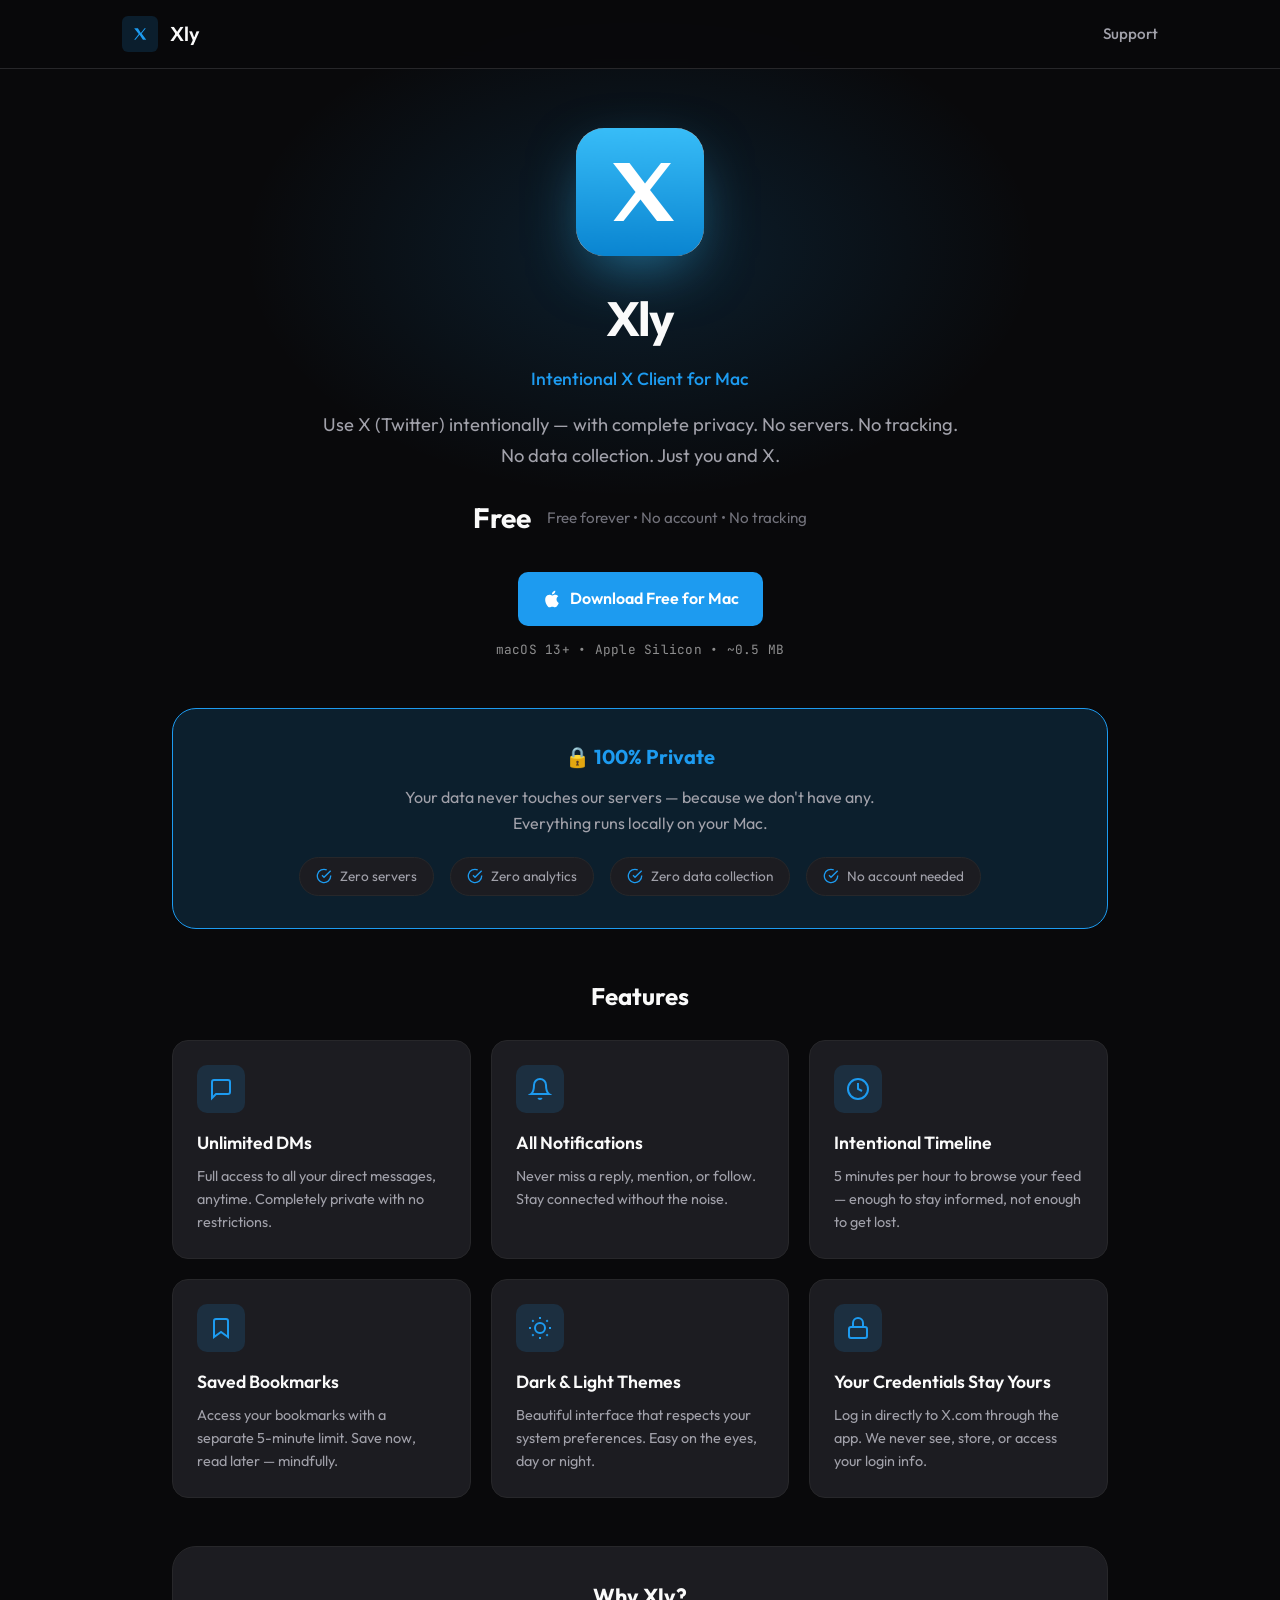
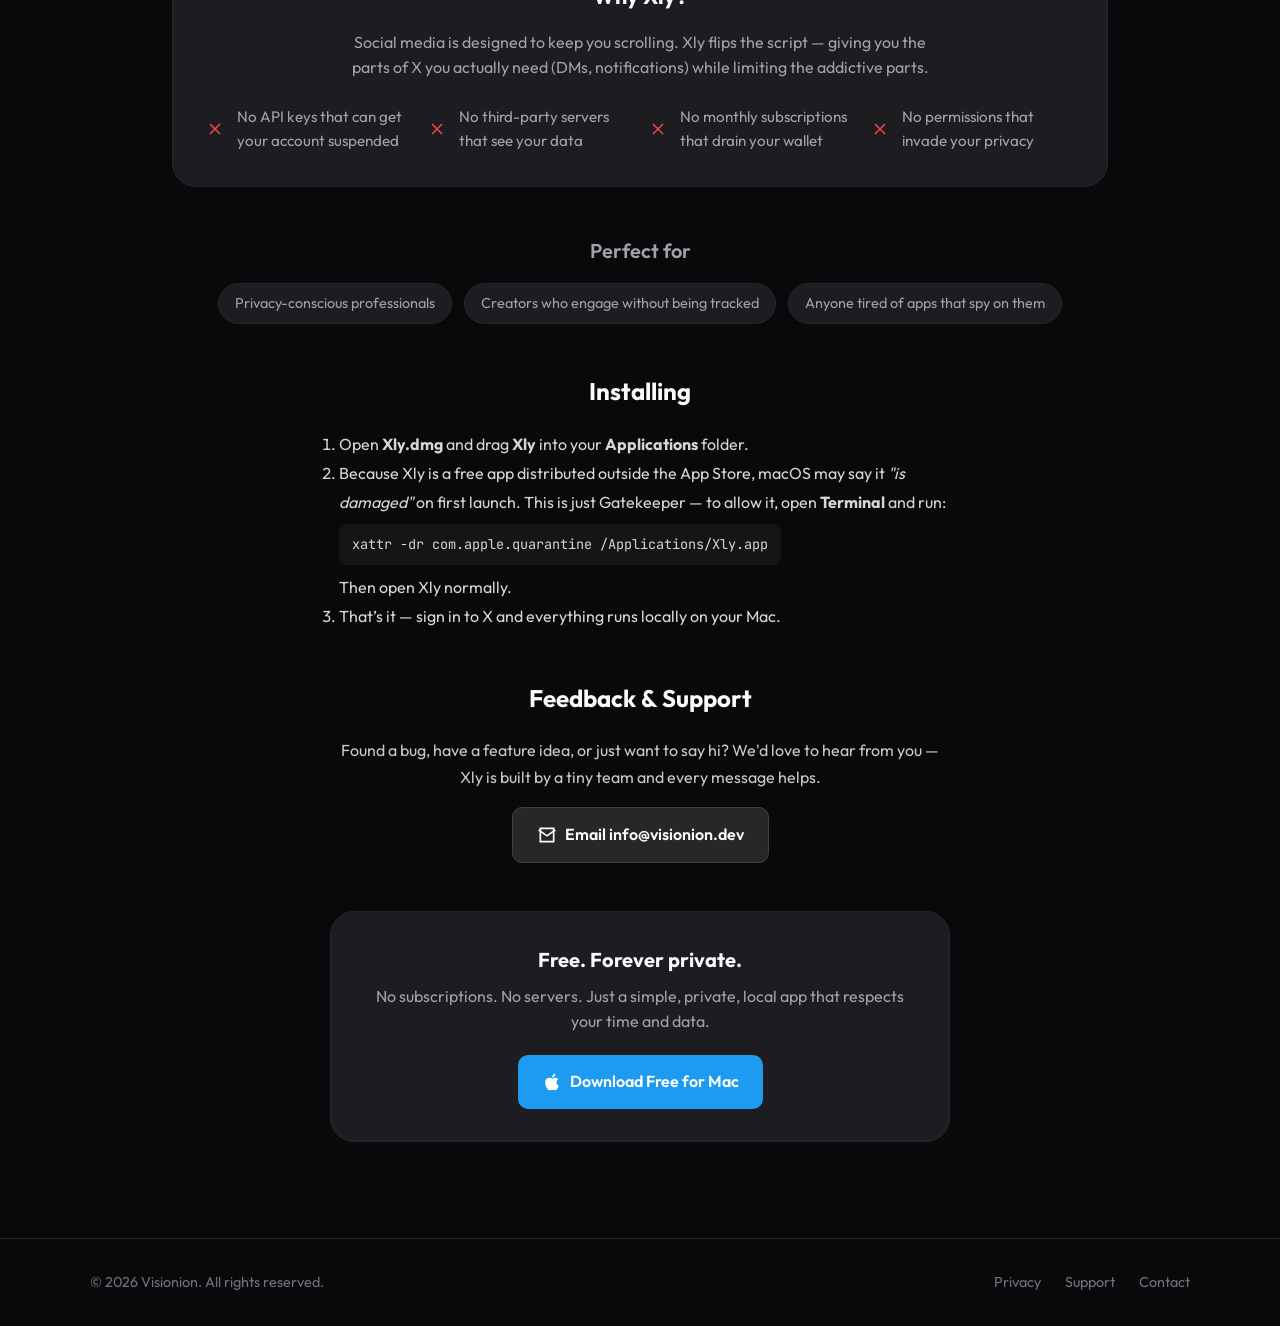
<file: index.html>
<!DOCTYPE html>
<html lang="en">
<head>
<script async src="https://www.googletagmanager.com/gtag/js?id=G-M6JFPRX2WN"></script>
<script>
  window.dataLayer = window.dataLayer || [];
  function gtag(){dataLayer.push(arguments);}
  gtag('js', new Date());
  gtag('config', 'G-M6JFPRX2WN');
</script>

  <meta charset="UTF-8" />
  <meta name="viewport" content="width=device-width, initial-scale=1" />
  <meta name="theme-color" content="#1d9bf0" />
  <title>Xly — Free Intentional X (Twitter) Client for Mac</title>
  <meta name="description" content="Xly helps you use X (Twitter) intentionally — with complete privacy. Free, no servers, no tracking, no data collection. Limits doomscrolling. Download for macOS." />
  <meta name="keywords" content="x client mac, twitter client mac, free, private twitter app, intentional social media, anti doomscrolling, no tracking" />

  <!-- Canonical -->
  <link rel="canonical" href="https://xly.visionion.dev/" />

  <!-- Open Graph -->
  <meta property="og:title" content="Xly — Free Intentional X Client for Mac" />
  <meta property="og:description" content="Use X intentionally with complete privacy. Free, no servers, no tracking, no data collection." />
  <meta property="og:type" content="website" />
  <meta property="og:url" content="https://xly.visionion.dev/" />
  <meta property="og:image" content="https://xly.visionion.dev/og-image.png" />

  <!-- Twitter Card -->
  <meta name="twitter:card" content="summary_large_image" />
  <meta name="twitter:title" content="Xly — Free Intentional X Client for Mac" />
  <meta name="twitter:description" content="Use X intentionally with complete privacy. Free, no servers, no tracking, no data collection." />
  <meta name="twitter:image" content="https://xly.visionion.dev/og-image.png" />

  <!-- JSON-LD: SoftwareApplication -->
  <script type="application/ld+json">
  {
    "@context": "https://schema.org",
    "@type": "SoftwareApplication",
    "name": "Xly",
    "applicationCategory": "SocialNetworkingApplication",
    "operatingSystem": "macOS 13+",
    "description": "Free intentional X (Twitter) client for Mac. Private, no servers, limits doomscrolling.",
    "url": "https://xly.visionion.dev/",
    "downloadUrl": "https://xly.visionion.dev/Xly.dmg",
    "offers": { "@type": "Offer", "price": "0", "priceCurrency": "USD" },
    "publisher": { "@type": "Organization", "name": "Visionion", "url": "https://visionion.dev" }
  }
  </script>

  <!-- Favicon & icons -->
  <link rel="icon" type="image/png" href="/icon.png">
  <link rel="apple-touch-icon" href="/apple-touch-icon.png">

  <!-- Fonts -->
  <link rel="preconnect" href="https://fonts.googleapis.com">
  <link rel="preconnect" href="https://fonts.gstatic.com" crossorigin>
  <link href="https://fonts.googleapis.com/css2?family=Outfit:wght@300;400;500;600;700&family=JetBrains+Mono:wght@400;500&display=swap" rel="stylesheet">

  <link rel="stylesheet" href="styles.css" />
</head>
<body>
  <!-- Navigation -->
  <nav class="nav">
    <div class="nav-container">
      <a href="/" class="nav-logo">
        <span class="logo-icon">
          <svg viewBox="0 0 24 24" fill="currentColor">
            <path d="M5 5l5.5 7-5.5 7h1.5l5-6.25 4 6.25h4l-5.5-7.5 5-6.5h-1.5l-4.5 5.75-3.5-5.75H5z"/>
          </svg>
        </span>
        <span class="logo-text">Xly</span>
      </a>
      <div class="nav-right">
        <a href="/support.html" class="nav-link">Support</a>
      </div>
    </div>
  </nav>

  <main>
    <!-- Hero Section -->
    <section class="hero">
      <div class="hero-glow"></div>
      <div class="hero-content">
        <img src="/icon.png" alt="Xly app icon" class="hero-app-icon" width="128" height="128" />
        <h1 class="hero-title">Xly</h1>
        <p class="hero-tagline">Intentional X Client for Mac</p>
        <p class="hero-subtitle">
          Use X (Twitter) intentionally — with complete privacy. No servers. No tracking. No data collection. Just you and X.
        </p>
        <div class="hero-price">
          <span class="price-tag">Free</span>
          <span class="price-note">Free forever • No account • No tracking</span>
        </div>
        <div class="hero-cta">
          <a href="/download.html" class="btn btn-primary">
            <svg viewBox="0 0 24 24" fill="currentColor">
              <path d="M18.71 19.5c-.83 1.24-1.71 2.45-3.05 2.47-1.34.03-1.77-.79-3.29-.79-1.53 0-2 .77-3.27.82-1.31.05-2.3-1.32-3.14-2.53C4.25 17 2.94 12.45 4.7 9.39c.87-1.52 2.43-2.48 4.12-2.51 1.28-.02 2.5.87 3.29.87.78 0 2.26-1.07 3.81-.91.65.03 2.47.26 3.64 1.98-.09.06-2.17 1.28-2.15 3.81.03 3.02 2.65 4.03 2.68 4.04-.03.07-.42 1.44-1.38 2.83M13 3.5c.73-.83 1.94-1.46 2.94-1.5.13 1.17-.34 2.35-1.04 3.19-.69.85-1.83 1.51-2.95 1.42-.15-1.15.41-2.35 1.05-3.11z"/>
            </svg>
            Download Free for Mac
          </a>
        </div>
        <p class="hero-meta">macOS 13+ • Apple Silicon • ~0.5 MB</p>
      </div>
    </section>

    <div class="main-content">
      <!-- Privacy Banner -->
      <section class="privacy-banner">
        <h2>🔒 100% Private</h2>
        <p>Your data never touches our servers — because we don't have any. Everything runs locally on your Mac.</p>
        <div class="privacy-highlights">
          <span class="privacy-badge">
            <svg viewBox="0 0 24 24" fill="none" stroke="currentColor" stroke-width="2"><path d="M22 11.08V12a10 10 0 11-5.93-9.14"/><polyline points="22,4 12,14.01 9,11.01"/></svg>
            Zero servers
          </span>
          <span class="privacy-badge">
            <svg viewBox="0 0 24 24" fill="none" stroke="currentColor" stroke-width="2"><path d="M22 11.08V12a10 10 0 11-5.93-9.14"/><polyline points="22,4 12,14.01 9,11.01"/></svg>
            Zero analytics
          </span>
          <span class="privacy-badge">
            <svg viewBox="0 0 24 24" fill="none" stroke="currentColor" stroke-width="2"><path d="M22 11.08V12a10 10 0 11-5.93-9.14"/><polyline points="22,4 12,14.01 9,11.01"/></svg>
            Zero data collection
          </span>
          <span class="privacy-badge">
            <svg viewBox="0 0 24 24" fill="none" stroke="currentColor" stroke-width="2"><path d="M22 11.08V12a10 10 0 11-5.93-9.14"/><polyline points="22,4 12,14.01 9,11.01"/></svg>
            No account needed
          </span>
        </div>
      </section>

      <!-- Features Section -->
      <section class="features-section">
        <h2 class="features-title">Features</h2>
        <div class="features-grid">
          <div class="feature-card">
            <div class="feature-icon">
              <svg viewBox="0 0 24 24" fill="none" stroke="currentColor" stroke-width="2">
                <path d="M21 15a2 2 0 01-2 2H7l-4 4V5a2 2 0 012-2h14a2 2 0 012 2z"/>
              </svg>
            </div>
            <h3>Unlimited DMs</h3>
            <p>Full access to all your direct messages, anytime. Completely private with no restrictions.</p>
          </div>

          <div class="feature-card">
            <div class="feature-icon">
              <svg viewBox="0 0 24 24" fill="none" stroke="currentColor" stroke-width="2">
                <path d="M18 8A6 6 0 006 8c0 7-3 9-3 9h18s-3-2-3-9"/>
                <path d="M13.73 21a2 2 0 01-3.46 0"/>
              </svg>
            </div>
            <h3>All Notifications</h3>
            <p>Never miss a reply, mention, or follow. Stay connected without the noise.</p>
          </div>

          <div class="feature-card">
            <div class="feature-icon">
              <svg viewBox="0 0 24 24" fill="none" stroke="currentColor" stroke-width="2">
                <circle cx="12" cy="12" r="10"/>
                <polyline points="12,6 12,12 16,14"/>
              </svg>
            </div>
            <h3>Intentional Timeline</h3>
            <p>5 minutes per hour to browse your feed — enough to stay informed, not enough to get lost.</p>
          </div>

          <div class="feature-card">
            <div class="feature-icon">
              <svg viewBox="0 0 24 24" fill="none" stroke="currentColor" stroke-width="2">
                <path d="M19 21l-7-5-7 5V5a2 2 0 012-2h10a2 2 0 012 2z"/>
              </svg>
            </div>
            <h3>Saved Bookmarks</h3>
            <p>Access your bookmarks with a separate 5-minute limit. Save now, read later — mindfully.</p>
          </div>

          <div class="feature-card">
            <div class="feature-icon">
              <svg viewBox="0 0 24 24" fill="none" stroke="currentColor" stroke-width="2">
                <circle cx="12" cy="12" r="5"/>
                <path d="M12 1v2M12 21v2M4.22 4.22l1.42 1.42M18.36 18.36l1.42 1.42M1 12h2M21 12h2M4.22 19.78l1.42-1.42M18.36 5.64l1.42-1.42"/>
              </svg>
            </div>
            <h3>Dark & Light Themes</h3>
            <p>Beautiful interface that respects your system preferences. Easy on the eyes, day or night.</p>
          </div>

          <div class="feature-card">
            <div class="feature-icon">
              <svg viewBox="0 0 24 24" fill="none" stroke="currentColor" stroke-width="2">
                <rect x="3" y="11" width="18" height="11" rx="2" ry="2"/>
                <path d="M7 11V7a5 5 0 0110 0v4"/>
              </svg>
            </div>
            <h3>Your Credentials Stay Yours</h3>
            <p>Log in directly to X.com through the app. We never see, store, or access your login info.</p>
          </div>
        </div>
      </section>

      <!-- Why Xly Section -->
      <section class="why-section">
        <div class="why-card">
          <h2>Why Xly?</h2>
          <p>Social media is designed to keep you scrolling. Xly flips the script — giving you the parts of X you actually need (DMs, notifications) while limiting the addictive parts.</p>
          <ul class="why-list">
            <li>
              <svg viewBox="0 0 24 24" fill="none" stroke="currentColor" stroke-width="2"><line x1="18" y1="6" x2="6" y2="18"/><line x1="6" y1="6" x2="18" y2="18"/></svg>
              No API keys that can get your account suspended
            </li>
            <li>
              <svg viewBox="0 0 24 24" fill="none" stroke="currentColor" stroke-width="2"><line x1="18" y1="6" x2="6" y2="18"/><line x1="6" y1="6" x2="18" y2="18"/></svg>
              No third-party servers that see your data
            </li>
            <li>
              <svg viewBox="0 0 24 24" fill="none" stroke="currentColor" stroke-width="2"><line x1="18" y1="6" x2="6" y2="18"/><line x1="6" y1="6" x2="18" y2="18"/></svg>
              No monthly subscriptions that drain your wallet
            </li>
            <li>
              <svg viewBox="0 0 24 24" fill="none" stroke="currentColor" stroke-width="2"><line x1="18" y1="6" x2="6" y2="18"/><line x1="6" y1="6" x2="18" y2="18"/></svg>
              No permissions that invade your privacy
            </li>
          </ul>
        </div>
      </section>

      <!-- Perfect For -->
      <section class="perfect-section">
        <h2>Perfect for</h2>
        <div class="perfect-list">
          <span class="perfect-tag">Privacy-conscious professionals</span>
          <span class="perfect-tag">Creators who engage without being tracked</span>
          <span class="perfect-tag">Anyone tired of apps that spy on them</span>
        </div>
      </section>

      <!-- Install note -->
      <section class="requirements-section">
        <h2>Installing</h2>
        <ol style="max-width:640px;margin:0 auto;opacity:.85;line-height:1.8;text-align:left;padding-left:1.2rem">
          <li>Open <strong>Xly.dmg</strong> and drag <strong>Xly</strong> into your <strong>Applications</strong> folder.</li>
          <li>
            Because Xly is a free app distributed outside the App Store, macOS may say it
            <em>"is damaged"</em> on first launch. This is just Gatekeeper — to allow it, open
            <strong>Terminal</strong> and run:
            <br>
            <code style="display:inline-block;margin:.5rem 0;padding:.5rem .8rem;background:rgba(255,255,255,.06);border-radius:8px;font-family:'JetBrains Mono',monospace;font-size:.85rem;user-select:all">xattr -dr com.apple.quarantine /Applications/Xly.app</code>
            <br>Then open Xly normally.
          </li>
          <li>That’s it — sign in to X and everything runs locally on your Mac.</li>
        </ol>
      </section>

      <!-- Feedback -->
      <section class="requirements-section">
        <h2>Feedback &amp; Support</h2>
        <p style="max-width:620px;margin:0 auto 1rem;opacity:.8;line-height:1.7">
          Found a bug, have a feature idea, or just want to say hi? We'd love to hear from you —
          Xly is built by a tiny team and every message helps.
        </p>
        <a href="mailto:info@visionion.dev?subject=Xly%20Feedback" class="btn btn-secondary">
          <svg viewBox="0 0 24 24" fill="none" stroke="currentColor" stroke-width="2" width="18" height="18">
            <path d="M4 4h16v16H4z" fill="none"/><path d="M22 6l-10 7L2 6"/>
          </svg>
          Email info@visionion.dev
        </a>
      </section>

      <!-- CTA -->
      <section class="cta-section">
        <div class="cta-card">
          <h3>Free. Forever private.</h3>
          <p>No subscriptions. No servers. Just a simple, private, local app that respects your time and data.</p>
          <a href="/download.html" class="btn btn-primary">
            <svg viewBox="0 0 24 24" fill="currentColor">
              <path d="M18.71 19.5c-.83 1.24-1.71 2.45-3.05 2.47-1.34.03-1.77-.79-3.29-.79-1.53 0-2 .77-3.27.82-1.31.05-2.3-1.32-3.14-2.53C4.25 17 2.94 12.45 4.7 9.39c.87-1.52 2.43-2.48 4.12-2.51 1.28-.02 2.5.87 3.29.87.78 0 2.26-1.07 3.81-.91.65.03 2.47.26 3.64 1.98-.09.06-2.17 1.28-2.15 3.81.03 3.02 2.65 4.03 2.68 4.04-.03.07-.42 1.44-1.38 2.83M13 3.5c.73-.83 1.94-1.46 2.94-1.5.13 1.17-.34 2.35-1.04 3.19-.69.85-1.83 1.51-2.95 1.42-.15-1.15.41-2.35 1.05-3.11z"/>
            </svg>
            Download Free for Mac
          </a>
        </div>
      </section>
    </div>
  </main>

  <!-- Footer -->
  <footer class="footer">
    <div class="footer-container">
      <p class="footer-copy">© <span id="year"></span> Visionion. All rights reserved.</p>
      <div class="footer-links">
        <a href="/privacy.html">Privacy</a>
        <a href="/support.html">Support</a>
        <a href="https://visionion.dev/contact-us.html">Contact</a>
      </div>
    </div>
  </footer>

  <script>
    const y = document.getElementById('year');
    if (y) { y.textContent = new Date().getFullYear(); }
  </script>

  <!-- Cloudflare Web Analytics (privacy-friendly, cookieless). -->
  <!-- SETUP: create a free site token at https://dash.cloudflare.com -> Analytics -> Web Analytics,
       then replace 11608d0167ea4527a78e1bbecdcd3f57 below. No cookies, no personal data, GDPR-friendly. -->
  <script defer src="https://static.cloudflareinsights.com/beacon.min.js"
          data-cf-beacon='{"token": "11608d0167ea4527a78e1bbecdcd3f57"}'></script>
</body>
</html>
</file>
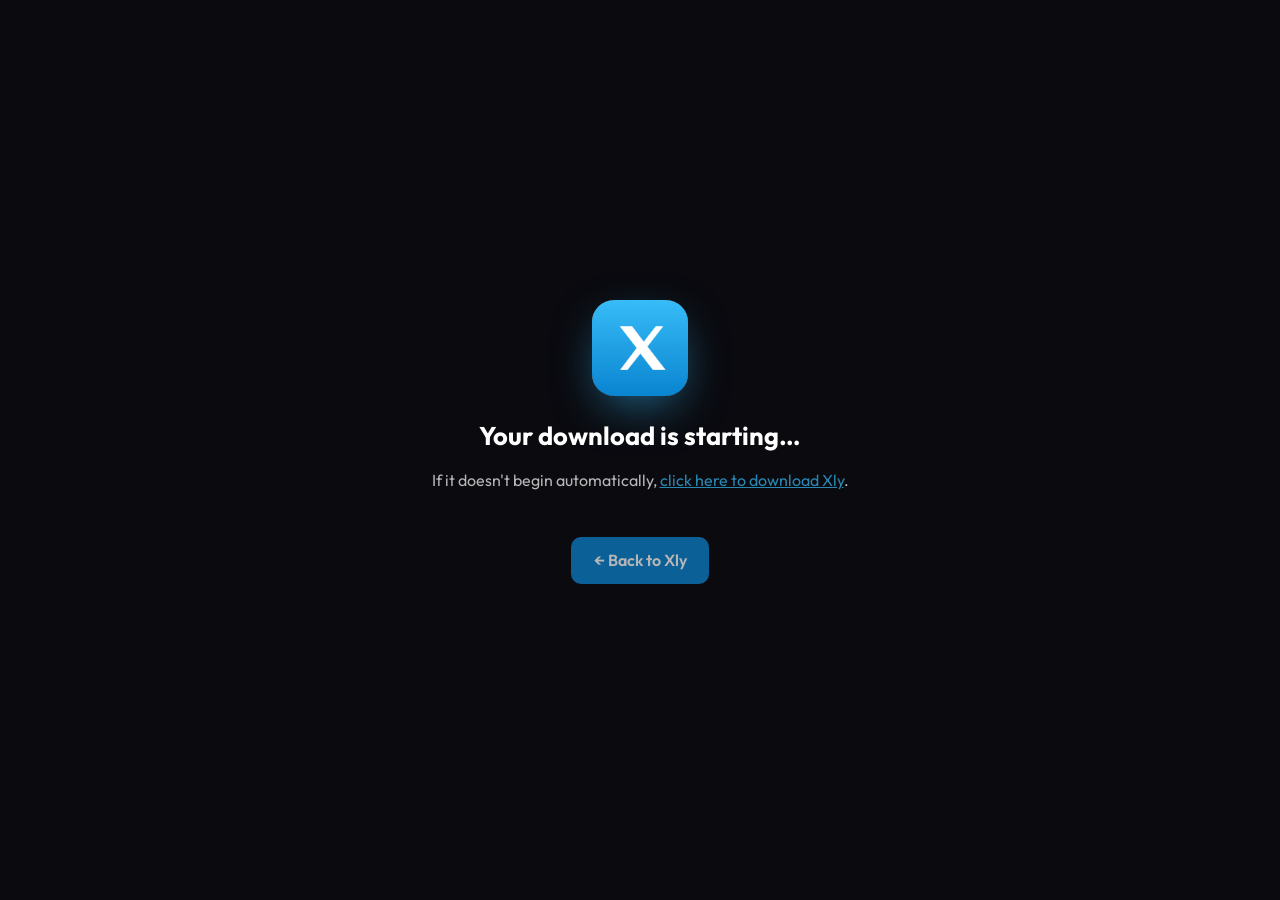
<file: download.html>
<!DOCTYPE html>
<html lang="en">
<head>
<script async src="https://www.googletagmanager.com/gtag/js?id=G-M6JFPRX2WN"></script>
<script>
  window.dataLayer = window.dataLayer || [];
  function gtag(){dataLayer.push(arguments);}
  gtag('js', new Date());
  gtag('config', 'G-M6JFPRX2WN');
</script>

  <meta charset="UTF-8" />
  <meta name="viewport" content="width=device-width, initial-scale=1" />
  <meta name="theme-color" content="#1d9bf0" />
  <title>Downloading Xly…</title>
  <!-- This page exists so Cloudflare Web Analytics records a pageview for the
       /download path. Comparing /download vs / pageviews gives the
       visit -> download conversion rate. -->
  <meta name="robots" content="noindex, follow" />
  <link rel="canonical" href="https://xly.visionion.dev/" />
  <link rel="icon" type="image/png" href="/icon.png" />
  <link href="https://fonts.googleapis.com/css2?family=Outfit:wght@400;600;700&display=swap" rel="stylesheet">
  <style>
    body { margin:0; min-height:100vh; display:flex; align-items:center; justify-content:center;
           background:#0a0a0f; color:#fff; font-family:'Outfit',system-ui,sans-serif; text-align:center; }
    .card { max-width:460px; padding:2rem; }
    img { width:96px; height:96px; border-radius:22px; box-shadow:0 16px 48px -12px rgba(56,189,248,.6); }
    h1 { font-size:1.6rem; margin:1.2rem 0 .4rem; }
    p { opacity:.7; line-height:1.6; }
    a { color:#38bdf8; }
    .btn { display:inline-block; margin-top:1.2rem; padding:.7rem 1.4rem; background:#0a85d1; color:#fff;
           border-radius:10px; text-decoration:none; font-weight:600; }
  </style>
</head>
<body>
  <div class="card">
    <img src="/icon.png" alt="Xly" />
    <h1>Your download is starting…</h1>
    <p>If it doesn't begin automatically,
       <a id="dl" href="/Xly.dmg">click here to download Xly</a>.</p>
    <p style="margin-top:1.5rem"><a class="btn" href="/">← Back to Xly</a></p>
  </div>

  <!-- Cloudflare Web Analytics -->
  <script defer src='https://static.cloudflareinsights.com/beacon.min.js' data-cf-beacon='{"token": "11608d0167ea4527a78e1bbecdcd3f57"}'></script>
  <!-- End Cloudflare Web Analytics -->

  <script>
    // Record the download in Google Analytics (sent via beacon, survives the redirect).
    if (typeof gtag === 'function') {
      gtag('event', 'file_download', {
        app_name: 'Xly',
        file_name: 'Xly.dmg',
        file_extension: 'dmg',
        link_url: '/Xly.dmg'
      });
    }
    setTimeout(function () { window.location.href = "/Xly.dmg"; }, 800);
  </script>
</body>
</html>
</file>
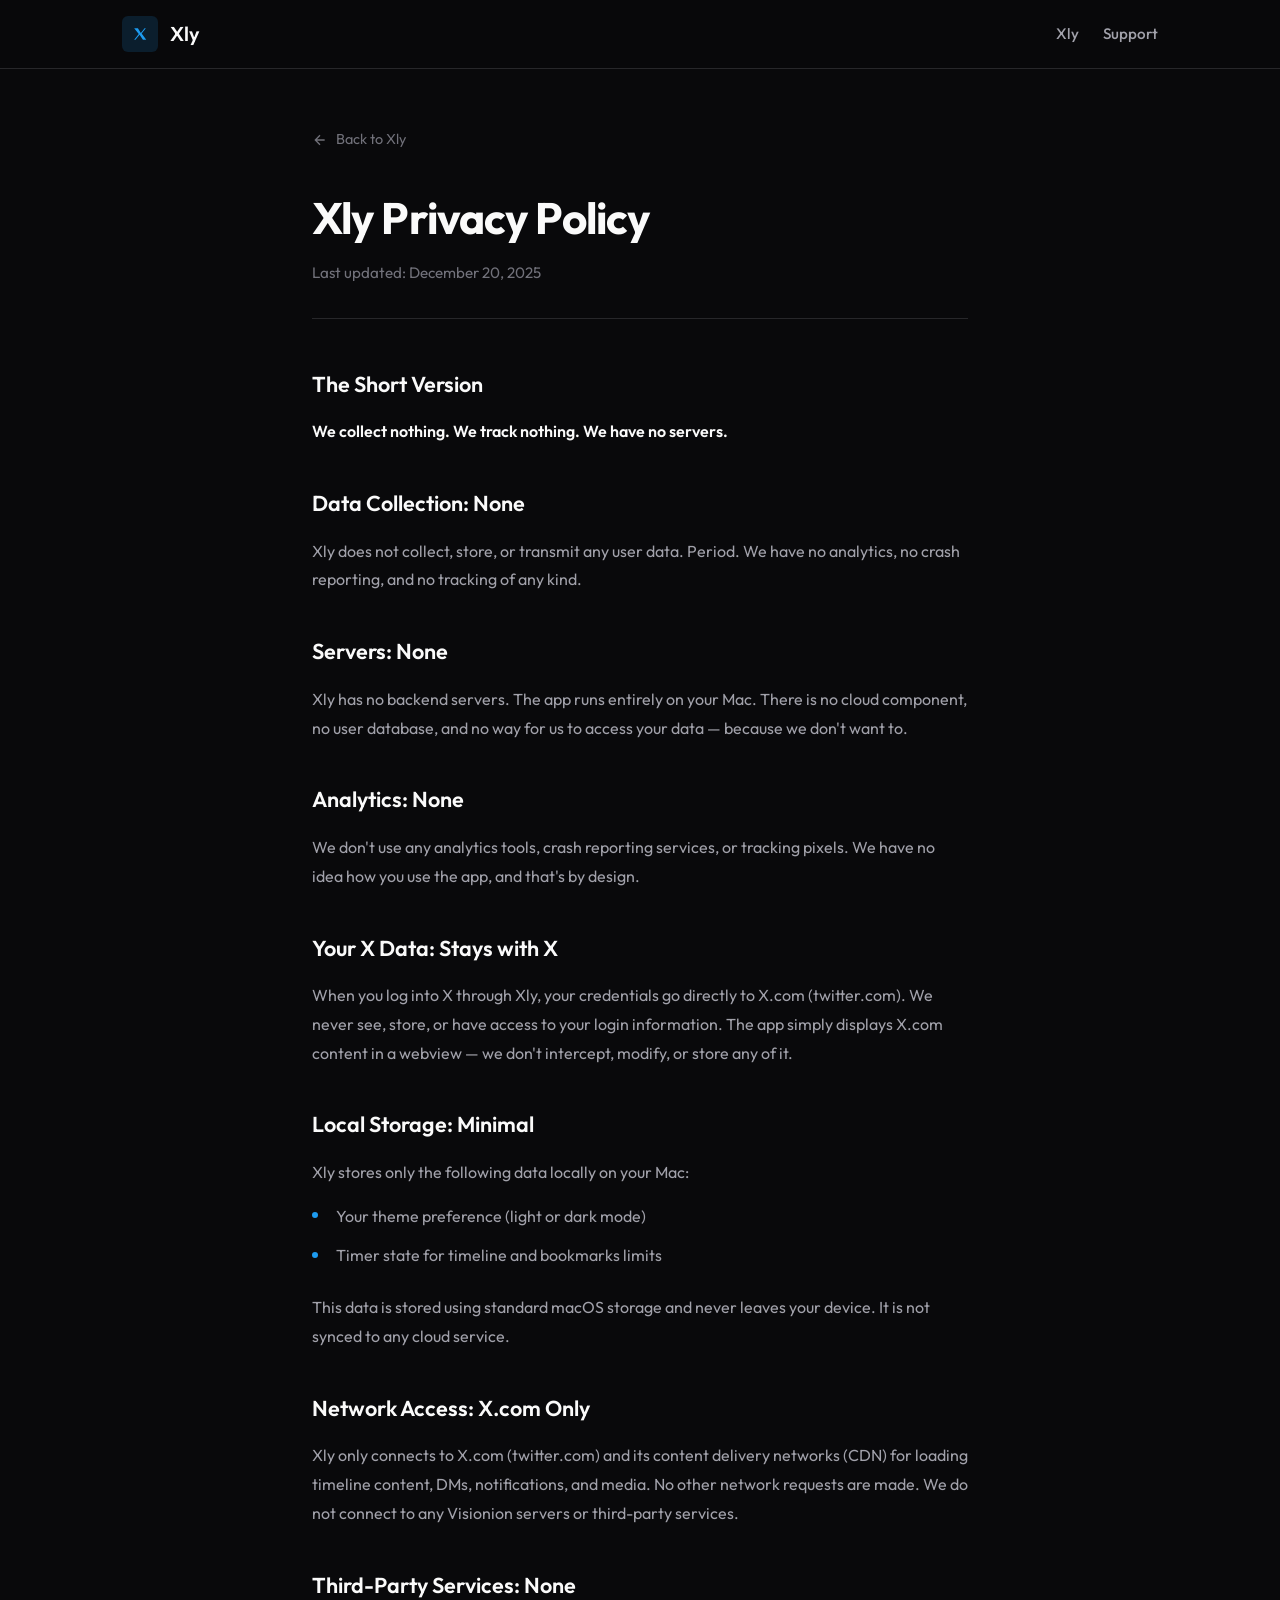
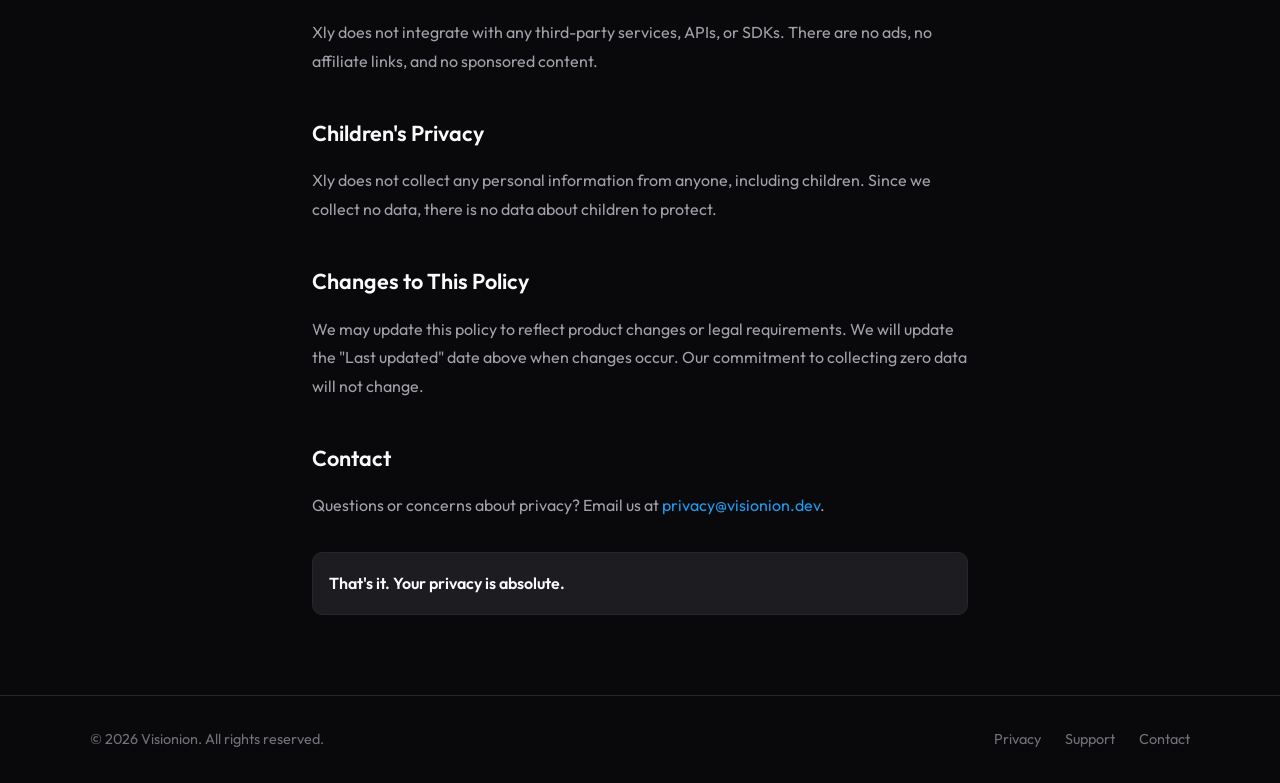
<file: privacy.html>
<!DOCTYPE html>
<html lang="en">
<head>
<script async src="https://www.googletagmanager.com/gtag/js?id=G-M6JFPRX2WN"></script>
<script>
  window.dataLayer = window.dataLayer || [];
  function gtag(){dataLayer.push(arguments);}
  gtag('js', new Date());
  gtag('config', 'G-M6JFPRX2WN');
</script>

  <meta charset="UTF-8" />
  <meta name="viewport" content="width=device-width, initial-scale=1" />
  <meta name="theme-color" content="#1d9bf0" />
  <title>Privacy Policy — Xly</title>
  <meta name="description" content="Xly Privacy Policy. We collect nothing. We track nothing. We have no servers." />

  <meta property="og:title" content="Privacy Policy — Xly" />
  <meta property="og:description" content="Xly does not collect, store, or transmit any user data. Period." />
  <meta property="og:type" content="article" />
  <meta property="og:image" content="https://xly.visionion.dev/og-image.png" />
  <meta name="twitter:card" content="summary_large_image" />
  <meta name="twitter:image" content="https://xly.visionion.dev/og-image.png" />

  <!-- Favicon -->
  <link rel="icon" type="image/svg+xml" href="data:image/svg+xml,%3Csvg xmlns='http://www.w3.org/2000/svg' viewBox='0 0 32 32'%3E%3Crect width='32' height='32' rx='6' fill='%231d9bf0'/%3E%3Cpath d='M7 7l7 9-7 9h2l6-7.5 5 7.5h5l-7-9.5 6.5-8.5h-2l-5.5 7-4.5-7H7z' fill='%23fff'/%3E%3C/svg%3E">

  <link rel="preconnect" href="https://fonts.googleapis.com">
  <link rel="preconnect" href="https://fonts.gstatic.com" crossorigin>
  <link href="https://fonts.googleapis.com/css2?family=Outfit:wght@300;400;500;600;700&family=JetBrains+Mono:wght@400;500&display=swap" rel="stylesheet">

  <link rel="stylesheet" href="styles.css" />
</head>
<body>
  <nav class="nav">
    <div class="nav-container">
      <a href="/" class="nav-logo">
        <span class="logo-icon">
          <svg viewBox="0 0 24 24" fill="currentColor">
            <path d="M5 5l5.5 7-5.5 7h1.5l5-6.25 4 6.25h4l-5.5-7.5 5-6.5h-1.5l-4.5 5.75-3.5-5.75H5z"/>
          </svg>
        </span>
        <span class="logo-text">Xly</span>
      </a>
      <div class="nav-right">
        <a href="/" class="nav-link">Xly</a>
        <a href="/support.html" class="nav-link">Support</a>
      </div>
    </div>
  </nav>

  <main class="page-container">
    <a href="/" class="back-link">
      <svg viewBox="0 0 24 24" fill="none" stroke="currentColor" stroke-width="2">
        <path d="M19 12H5M12 19l-7-7 7-7"/>
      </svg>
      Back to Xly
    </a>

    <header class="page-header">
      <h1 class="page-title">Xly Privacy Policy</h1>
      <p class="page-subtitle">Last updated: December 20, 2025</p>
    </header>

    <div class="page-content">
      <h2>The Short Version</h2>
      <p>
        <strong>We collect nothing. We track nothing. We have no servers.</strong>
      </p>

      <h2>Data Collection: None</h2>
      <p>
        Xly does not collect, store, or transmit any user data. Period. We have no analytics, no crash reporting, and no tracking of any kind.
      </p>

      <h2>Servers: None</h2>
      <p>
        Xly has no backend servers. The app runs entirely on your Mac. There is no cloud component, no user database, and no way for us to access your data — because we don't want to.
      </p>

      <h2>Analytics: None</h2>
      <p>
        We don't use any analytics tools, crash reporting services, or tracking pixels. We have no idea how you use the app, and that's by design.
      </p>

      <h2>Your X Data: Stays with X</h2>
      <p>
        When you log into X through Xly, your credentials go directly to X.com (twitter.com). We never see, store, or have access to your login information. The app simply displays X.com content in a webview — we don't intercept, modify, or store any of it.
      </p>

      <h2>Local Storage: Minimal</h2>
      <p>
        Xly stores only the following data locally on your Mac:
      </p>
      <ul>
        <li>Your theme preference (light or dark mode)</li>
        <li>Timer state for timeline and bookmarks limits</li>
      </ul>
      <p>
        This data is stored using standard macOS storage and never leaves your device. It is not synced to any cloud service.
      </p>

      <h2>Network Access: X.com Only</h2>
      <p>
        Xly only connects to X.com (twitter.com) and its content delivery networks (CDN) for loading timeline content, DMs, notifications, and media. No other network requests are made. We do not connect to any Visionion servers or third-party services.
      </p>

      <h2>Third-Party Services: None</h2>
      <p>
        Xly does not integrate with any third-party services, APIs, or SDKs. There are no ads, no affiliate links, and no sponsored content.
      </p>

      <h2>Children's Privacy</h2>
      <p>
        Xly does not collect any personal information from anyone, including children. Since we collect no data, there is no data about children to protect.
      </p>

      <h2>Changes to This Policy</h2>
      <p>
        We may update this policy to reflect product changes or legal requirements. We will update the "Last updated" date above when changes occur. Our commitment to collecting zero data will not change.
      </p>

      <h2>Contact</h2>
      <p>
        Questions or concerns about privacy? Email us at <a href="mailto:privacy@visionion.dev">privacy@visionion.dev</a>.
      </p>

      <p style="margin-top: 2rem; padding: 1rem; background: var(--bg-card); border-radius: var(--radius-md); border: 1px solid var(--border-color);">
        <strong>That's it. Your privacy is absolute.</strong>
      </p>
    </div>
  </main>

  <footer class="footer">
    <div class="footer-container">
      <p class="footer-copy">© <span id="year"></span> Visionion. All rights reserved.</p>
      <div class="footer-links">
        <a href="/privacy.html">Privacy</a>
        <a href="/support.html">Support</a>
        <a href="https://visionion.dev/contact-us.html">Contact</a>
      </div>
    </div>
  </footer>

  <script>document.getElementById('year').textContent = new Date().getFullYear();</script>
</body>
</html>
</file>
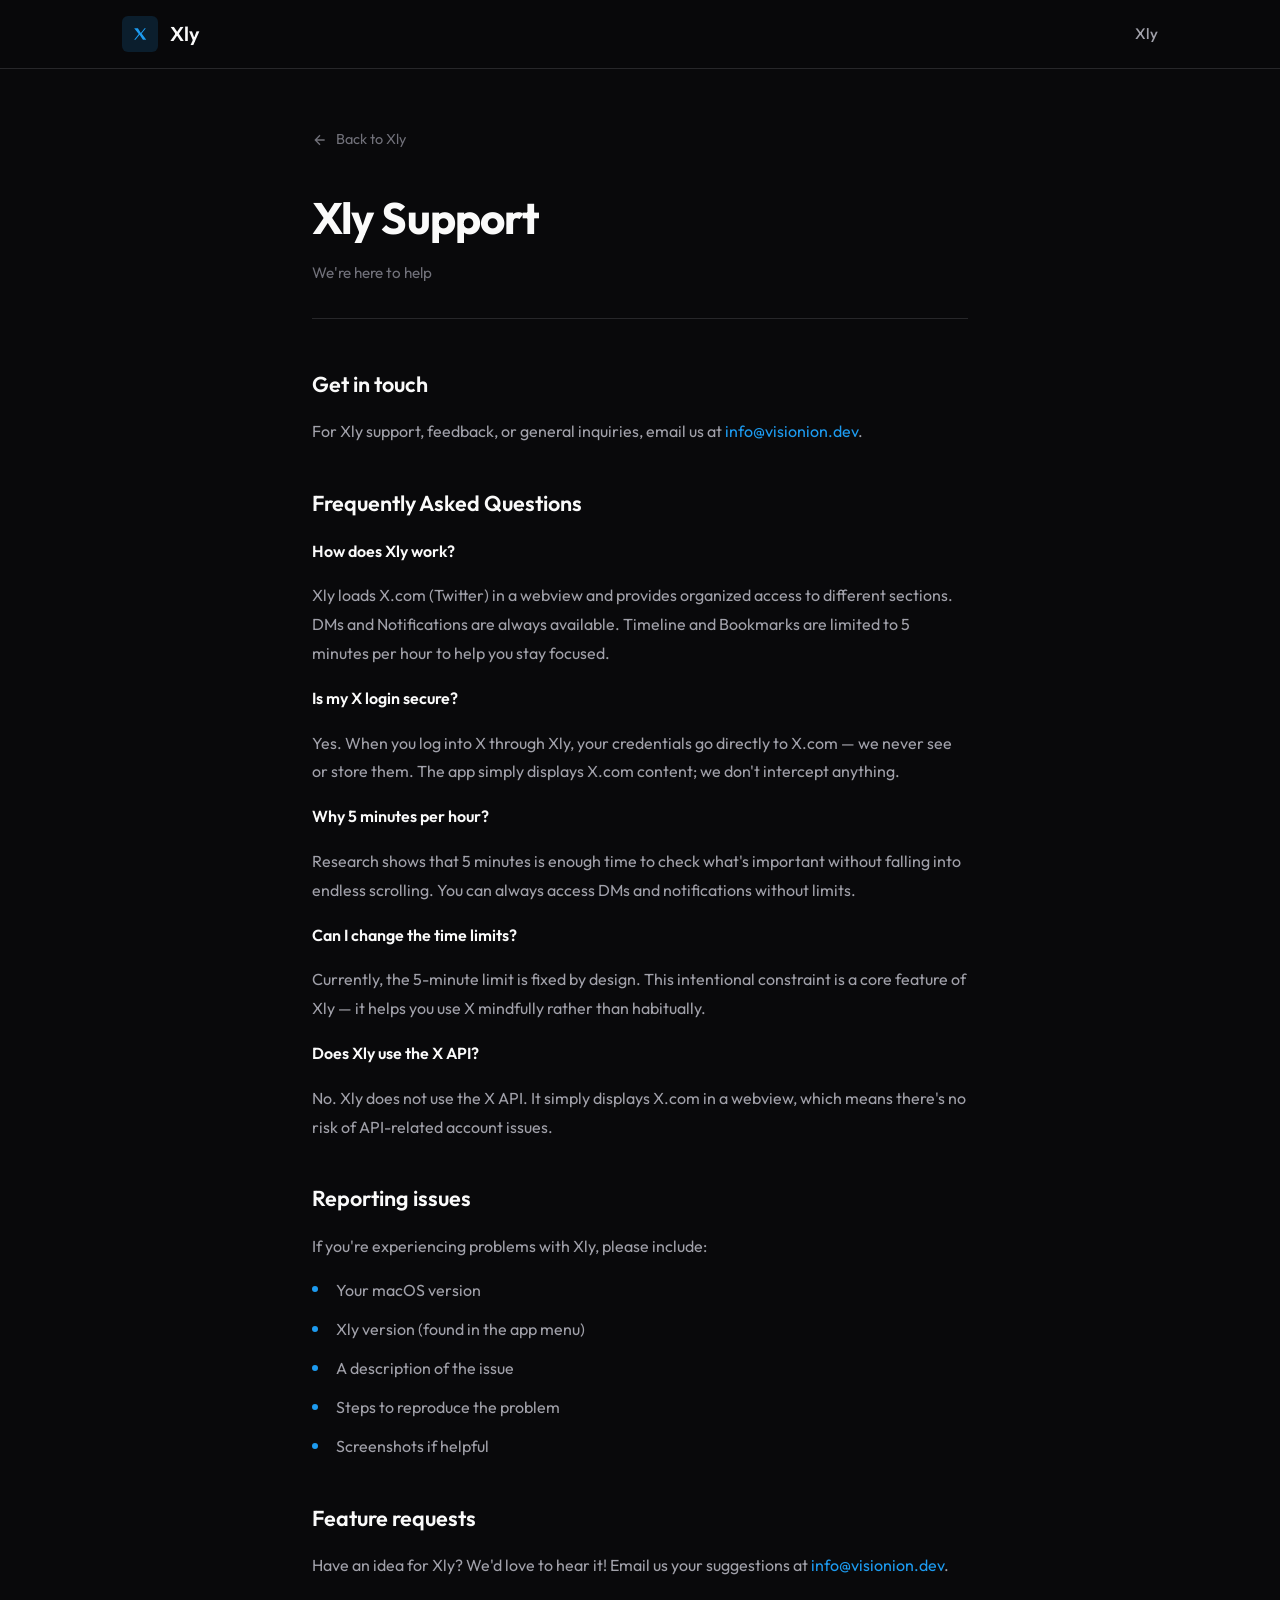
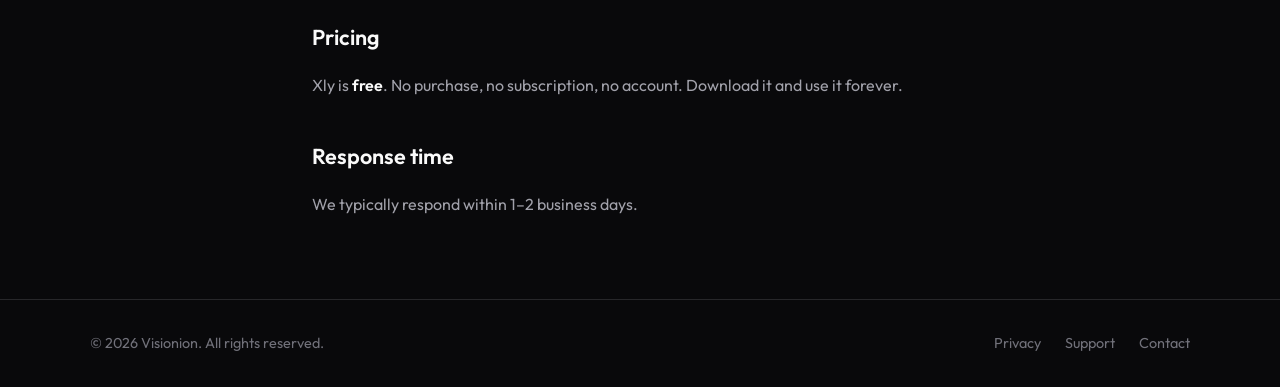
<file: support.html>
<!DOCTYPE html>
<html lang="en">
<head>
<script async src="https://www.googletagmanager.com/gtag/js?id=G-M6JFPRX2WN"></script>
<script>
  window.dataLayer = window.dataLayer || [];
  function gtag(){dataLayer.push(arguments);}
  gtag('js', new Date());
  gtag('config', 'G-M6JFPRX2WN');
</script>

  <meta charset="UTF-8" />
  <meta name="viewport" content="width=device-width, initial-scale=1" />
  <meta name="theme-color" content="#1d9bf0" />
  <title>Support — Xly</title>
  <meta name="description" content="Get help and support for Xly, the intentional X client for Mac." />

  <meta property="og:title" content="Support — Xly" />
  <meta property="og:description" content="Get help and support for Xly." />
  <meta property="og:type" content="article" />
  <meta property="og:image" content="https://xly.visionion.dev/og-image.png" />
  <meta name="twitter:card" content="summary_large_image" />
  <meta name="twitter:image" content="https://xly.visionion.dev/og-image.png" />

  <!-- Favicon -->
  <link rel="icon" type="image/svg+xml" href="data:image/svg+xml,%3Csvg xmlns='http://www.w3.org/2000/svg' viewBox='0 0 32 32'%3E%3Crect width='32' height='32' rx='6' fill='%231d9bf0'/%3E%3Cpath d='M7 7l7 9-7 9h2l6-7.5 5 7.5h5l-7-9.5 6.5-8.5h-2l-5.5 7-4.5-7H7z' fill='%23fff'/%3E%3C/svg%3E">

  <link rel="preconnect" href="https://fonts.googleapis.com">
  <link rel="preconnect" href="https://fonts.gstatic.com" crossorigin>
  <link href="https://fonts.googleapis.com/css2?family=Outfit:wght@300;400;500;600;700&family=JetBrains+Mono:wght@400;500&display=swap" rel="stylesheet">

  <link rel="stylesheet" href="styles.css" />
</head>
<body>
  <nav class="nav">
    <div class="nav-container">
      <a href="/" class="nav-logo">
        <span class="logo-icon">
          <svg viewBox="0 0 24 24" fill="currentColor">
            <path d="M5 5l5.5 7-5.5 7h1.5l5-6.25 4 6.25h4l-5.5-7.5 5-6.5h-1.5l-4.5 5.75-3.5-5.75H5z"/>
          </svg>
        </span>
        <span class="logo-text">Xly</span>
      </a>
      <div class="nav-right">
        <a href="/" class="nav-link">Xly</a>
      </div>
    </div>
  </nav>

  <main class="page-container">
    <a href="/" class="back-link">
      <svg viewBox="0 0 24 24" fill="none" stroke="currentColor" stroke-width="2">
        <path d="M19 12H5M12 19l-7-7 7-7"/>
      </svg>
      Back to Xly
    </a>

    <header class="page-header">
      <h1 class="page-title">Xly Support</h1>
      <p class="page-subtitle">We're here to help</p>
    </header>

    <div class="page-content">
      <h2>Get in touch</h2>
      <p>
        For Xly support, feedback, or general inquiries, email us at <a href="mailto:info@visionion.dev">info@visionion.dev</a>.
      </p>

      <h2>Frequently Asked Questions</h2>
      
      <p><strong>How does Xly work?</strong></p>
      <p>
        Xly loads X.com (Twitter) in a webview and provides organized access to different sections. DMs and Notifications are always available. Timeline and Bookmarks are limited to 5 minutes per hour to help you stay focused.
      </p>

      <p><strong>Is my X login secure?</strong></p>
      <p>
        Yes. When you log into X through Xly, your credentials go directly to X.com — we never see or store them. The app simply displays X.com content; we don't intercept anything.
      </p>

      <p><strong>Why 5 minutes per hour?</strong></p>
      <p>
        Research shows that 5 minutes is enough time to check what's important without falling into endless scrolling. You can always access DMs and notifications without limits.
      </p>

      <p><strong>Can I change the time limits?</strong></p>
      <p>
        Currently, the 5-minute limit is fixed by design. This intentional constraint is a core feature of Xly — it helps you use X mindfully rather than habitually.
      </p>

      <p><strong>Does Xly use the X API?</strong></p>
      <p>
        No. Xly does not use the X API. It simply displays X.com in a webview, which means there's no risk of API-related account issues.
      </p>

      <h2>Reporting issues</h2>
      <p>
        If you're experiencing problems with Xly, please include:
      </p>
      <ul>
        <li>Your macOS version</li>
        <li>Xly version (found in the app menu)</li>
        <li>A description of the issue</li>
        <li>Steps to reproduce the problem</li>
        <li>Screenshots if helpful</li>
      </ul>

      <h2>Feature requests</h2>
      <p>
        Have an idea for Xly? We'd love to hear it! Email us your suggestions at <a href="mailto:info@visionion.dev">info@visionion.dev</a>.
      </p>

      <h2>Pricing</h2>
      <p>
        Xly is <strong>free</strong>. No purchase, no subscription, no account. Download it and use it forever.
      </p>

      <h2>Response time</h2>
      <p>
        We typically respond within 1–2 business days.
      </p>
    </div>
  </main>

  <footer class="footer">
    <div class="footer-container">
      <p class="footer-copy">© <span id="year"></span> Visionion. All rights reserved.</p>
      <div class="footer-links">
        <a href="/privacy.html">Privacy</a>
        <a href="/support.html">Support</a>
        <a href="https://visionion.dev/contact-us.html">Contact</a>
      </div>
    </div>
  </footer>

  <script>document.getElementById('year').textContent = new Date().getFullYear();</script>
</body>
</html>
</file>
<file: styles.css>
:root {
  --bg-primary: #09090b;
  --bg-secondary: #18181b;
  --bg-card: #1c1c21;
  --bg-elevated: #27272a;
  
  --text-primary: #fafafa;
  --text-secondary: #a1a1aa;
  --text-muted: #71717a;
  
  --border-color: #27272a;
  --border-subtle: #3f3f46;
  
  --accent: #1d9bf0; /* X/Twitter blue */
  --accent-hover: #1a8cd8;
  --accent-dim: rgba(29, 155, 240, 0.15);
  --accent-glow: rgba(29, 155, 240, 0.3);
  
  --radius-sm: 6px;
  --radius-md: 10px;
  --radius-lg: 16px;
  --radius-xl: 24px;
  
  --font-sans: 'Outfit', -apple-system, BlinkMacSystemFont, system-ui, sans-serif;
  --font-mono: 'JetBrains Mono', monospace;
}

* {
  box-sizing: border-box;
  margin: 0;
  padding: 0;
}

html {
  scroll-behavior: smooth;
}

body {
  font-family: var(--font-sans);
  background: var(--bg-primary);
  color: var(--text-primary);
  line-height: 1.6;
  min-height: 100vh;
  -webkit-font-smoothing: antialiased;
  -moz-osx-font-smoothing: grayscale;
}

/* Navigation */
.nav {
  position: fixed;
  top: 0;
  left: 0;
  right: 0;
  z-index: 100;
  background: rgba(9, 9, 11, 0.85);
  backdrop-filter: blur(12px);
  border-bottom: 1px solid var(--border-color);
}

.nav-container {
  max-width: 1100px;
  margin: 0 auto;
  padding: 1rem 2rem;
  display: flex;
  align-items: center;
  justify-content: space-between;
}

.nav-logo {
  display: flex;
  align-items: center;
  gap: 0.75rem;
  text-decoration: none;
  color: var(--text-primary);
  font-weight: 600;
  font-size: 1.25rem;
}

.logo-icon {
  width: 36px;
  height: 36px;
  background: var(--accent-dim);
  border-radius: var(--radius-sm);
  display: flex;
  align-items: center;
  justify-content: center;
  color: var(--accent);
}

.logo-icon svg {
  width: 20px;
  height: 20px;
}

.nav-right {
  display: flex;
  align-items: center;
  gap: 1.5rem;
}

.nav-link {
  color: var(--text-secondary);
  text-decoration: none;
  font-weight: 500;
  font-size: 0.95rem;
  transition: color 0.2s ease;
}

.nav-link:hover {
  color: var(--text-primary);
}

/* Hero Section */
.hero {
  padding: 8rem 2rem 3rem;
  text-align: center;
  position: relative;
  overflow: hidden;
}

.hero-glow {
  position: absolute;
  top: 0;
  left: 50%;
  transform: translateX(-50%);
  width: 800px;
  height: 500px;
  background: radial-gradient(ellipse at center, var(--accent-dim) 0%, transparent 70%);
  pointer-events: none;
}

.hero-content {
  position: relative;
  z-index: 1;
  max-width: 640px;
  margin: 0 auto;
}

.hero-icon {
  width: 80px;
  height: 80px;
  margin: 0 auto 1.5rem;
  background: var(--accent-dim);
  border-radius: var(--radius-xl);
  display: flex;
  align-items: center;
  justify-content: center;
  color: var(--accent);
}

.hero-icon svg {
  width: 40px;
  height: 40px;
}

.hero-title {
  font-size: clamp(2rem, 5vw, 3rem);
  font-weight: 700;
  letter-spacing: -0.03em;
  margin-bottom: 0.5rem;
}

.hero-tagline {
  font-size: 1.1rem;
  color: var(--accent);
  font-weight: 500;
  margin-bottom: 1rem;
}

.hero-subtitle {
  font-size: 1.15rem;
  color: var(--text-secondary);
  line-height: 1.7;
}

.hero-price {
  margin-top: 1.5rem;
  display: flex;
  align-items: center;
  justify-content: center;
  gap: 1rem;
}

.price-tag {
  font-size: 1.75rem;
  font-weight: 700;
  color: var(--text-primary);
}

.price-note {
  font-size: 0.95rem;
  color: var(--text-muted);
}

.hero-cta {
  margin-top: 2rem;
  display: flex;
  flex-wrap: wrap;
  justify-content: center;
  gap: 1rem;
}

/* Main Content */
.main-content {
  max-width: 1000px;
  margin: 0 auto;
  padding: 0 2rem 4rem;
}

/* Privacy Banner */
.privacy-banner {
  background: var(--accent-dim);
  border: 1px solid var(--accent);
  border-radius: var(--radius-xl);
  padding: 2rem;
  text-align: center;
  margin-bottom: 3rem;
}

.privacy-banner h2 {
  font-size: 1.25rem;
  font-weight: 700;
  margin-bottom: 0.75rem;
  color: var(--accent);
}

.privacy-banner p {
  color: var(--text-secondary);
  max-width: 540px;
  margin: 0 auto;
}

.privacy-highlights {
  display: flex;
  flex-wrap: wrap;
  justify-content: center;
  gap: 1rem;
  margin-top: 1.25rem;
}

.privacy-badge {
  display: inline-flex;
  align-items: center;
  gap: 0.5rem;
  background: var(--bg-card);
  border: 1px solid var(--border-color);
  padding: 0.5rem 1rem;
  border-radius: 100px;
  font-size: 0.85rem;
  color: var(--text-secondary);
}

.privacy-badge svg {
  width: 16px;
  height: 16px;
  color: var(--accent);
}

/* Features Section */
.features-section {
  margin-bottom: 3rem;
}

.features-title {
  font-size: 1.5rem;
  font-weight: 700;
  margin-bottom: 1.5rem;
  text-align: center;
}

.features-grid {
  display: grid;
  grid-template-columns: repeat(auto-fit, minmax(220px, 1fr));
  gap: 1.25rem;
}

.feature-card {
  background: var(--bg-card);
  border: 1px solid var(--border-color);
  border-radius: var(--radius-lg);
  padding: 1.5rem;
  transition: all 0.2s ease;
}

.feature-card:hover {
  border-color: var(--border-subtle);
  transform: translateY(-2px);
}

.feature-icon {
  width: 48px;
  height: 48px;
  background: var(--accent-dim);
  border-radius: var(--radius-md);
  display: flex;
  align-items: center;
  justify-content: center;
  color: var(--accent);
  margin-bottom: 1rem;
}

.feature-icon svg {
  width: 24px;
  height: 24px;
}

.feature-card h3 {
  font-size: 1.1rem;
  font-weight: 600;
  margin-bottom: 0.5rem;
}

.feature-card p {
  font-size: 0.9rem;
  color: var(--text-secondary);
  line-height: 1.6;
}

/* Why Section */
.why-section {
  margin-bottom: 3rem;
}

.why-card {
  background: var(--bg-card);
  border: 1px solid var(--border-color);
  border-radius: var(--radius-xl);
  padding: 2rem;
}

.why-card h2 {
  font-size: 1.35rem;
  font-weight: 700;
  margin-bottom: 1rem;
  text-align: center;
}

.why-card > p {
  color: var(--text-secondary);
  text-align: center;
  margin-bottom: 1.5rem;
  max-width: 600px;
  margin-left: auto;
  margin-right: auto;
}

.why-list {
  display: grid;
  grid-template-columns: repeat(auto-fit, minmax(200px, 1fr));
  gap: 1rem;
  list-style: none;
}

.why-list li {
  display: flex;
  align-items: center;
  gap: 0.75rem;
  font-size: 0.95rem;
  color: var(--text-secondary);
}

.why-list svg {
  width: 20px;
  height: 20px;
  flex-shrink: 0;
  color: #ef4444;
}

/* CTA */
.cta-section {
  display: flex;
  justify-content: center;
  margin-bottom: 2rem;
}

.cta-card {
  background: var(--bg-card);
  border: 1px solid var(--border-color);
  border-radius: var(--radius-xl);
  padding: 2rem;
  text-align: center;
  max-width: 620px;
}

.cta-card h3 {
  font-size: 1.25rem;
  font-weight: 700;
  margin-bottom: 0.5rem;
}

.cta-card p {
  color: var(--text-secondary);
  margin-bottom: 1.25rem;
}

/* Installing / Feedback */
.requirements-section {
  margin-bottom: 3rem;
  text-align: center;
}

.requirements-section h2 {
  font-size: 1.5rem;
  font-weight: 700;
  margin-bottom: 1.25rem;
}

/* Perfect For */
.perfect-section {
  margin-bottom: 3rem;
  text-align: center;
}

.perfect-section h2 {
  font-size: 1.25rem;
  font-weight: 600;
  margin-bottom: 1rem;
  color: var(--text-secondary);
}

.perfect-list {
  display: flex;
  flex-wrap: wrap;
  justify-content: center;
  gap: 0.75rem;
}

.perfect-tag {
  background: var(--bg-card);
  border: 1px solid var(--border-color);
  padding: 0.5rem 1rem;
  border-radius: 100px;
  font-size: 0.9rem;
  color: var(--text-secondary);
}

/* Buttons */
.btn {
  display: inline-flex;
  align-items: center;
  gap: 0.5rem;
  padding: 0.875rem 1.5rem;
  border-radius: var(--radius-md);
  font-size: 1rem;
  font-weight: 600;
  font-family: var(--font-sans);
  text-decoration: none;
  cursor: pointer;
  transition: all 0.2s ease;
  border: none;
}

.btn-primary {
  background: var(--accent);
  color: #fff;
}

.btn-primary:hover {
  background: var(--accent-hover);
}

.btn-secondary {
  background: var(--bg-elevated);
  color: var(--text-primary);
  border: 1px solid var(--border-subtle);
}

.btn-secondary:hover {
  background: var(--border-subtle);
}

.btn svg {
  width: 20px;
  height: 20px;
}

/* Footer */
.footer {
  border-top: 1px solid var(--border-color);
  padding: 2rem;
}

.footer-container {
  max-width: 1100px;
  margin: 0 auto;
  display: flex;
  align-items: center;
  justify-content: space-between;
  flex-wrap: wrap;
  gap: 1rem;
}

.footer-copy {
  color: var(--text-muted);
  font-size: 0.9rem;
}

.footer-links {
  display: flex;
  gap: 1.5rem;
}

.footer-links a {
  color: var(--text-muted);
  text-decoration: none;
  font-size: 0.9rem;
  transition: color 0.2s ease;
}

.footer-links a:hover {
  color: var(--text-primary);
}

/* Page Content (for Privacy, Support pages) */
.page-container {
  max-width: 720px;
  margin: 0 auto;
  padding: 8rem 2rem 4rem;
}

.page-header {
  margin-bottom: 3rem;
  padding-bottom: 2rem;
  border-bottom: 1px solid var(--border-color);
}

.page-title {
  font-size: clamp(2rem, 5vw, 2.75rem);
  font-weight: 700;
  letter-spacing: -0.02em;
  margin-bottom: 0.5rem;
}

.page-subtitle {
  color: var(--text-muted);
  font-size: 0.95rem;
}

.page-content h2 {
  font-size: 1.35rem;
  font-weight: 600;
  margin-top: 2.5rem;
  margin-bottom: 1rem;
  color: var(--text-primary);
}

.page-content p {
  color: var(--text-secondary);
  line-height: 1.8;
  margin-bottom: 1rem;
}

.page-content ul {
  list-style: none;
  margin: 1rem 0 1.5rem;
  padding-left: 0;
}

.page-content ul li {
  position: relative;
  padding-left: 1.5rem;
  margin-bottom: 0.75rem;
  color: var(--text-secondary);
  line-height: 1.7;
}

.page-content ul li::before {
  content: '';
  position: absolute;
  left: 0;
  top: 0.6rem;
  width: 6px;
  height: 6px;
  background: var(--accent);
  border-radius: 50%;
}

.page-content a {
  color: var(--accent);
  text-decoration: none;
  transition: opacity 0.2s ease;
}

.page-content a:hover {
  opacity: 0.8;
  text-decoration: underline;
}

.page-content strong {
  color: var(--text-primary);
  font-weight: 600;
}

.back-link {
  display: inline-flex;
  align-items: center;
  gap: 0.5rem;
  color: var(--text-muted);
  text-decoration: none;
  font-size: 0.9rem;
  margin-bottom: 2rem;
  transition: color 0.2s ease;
}

.back-link:hover {
  color: var(--text-primary);
}

.back-link svg {
  width: 16px;
  height: 16px;
}

/* Responsive */
@media (max-width: 768px) {
  .nav-container {
    padding: 1rem 1.5rem;
  }
  
  .hero {
    padding: 7rem 1.5rem 2rem;
  }
  
  .main-content {
    padding: 0 1.5rem 3rem;
  }
  
  .hero-cta {
    flex-direction: column;
    align-items: center;
  }
  
  .btn {
    width: 100%;
    justify-content: center;
    max-width: 280px;
  }
  
  .privacy-highlights {
    flex-direction: column;
    align-items: center;
  }
  
  .cta-card {
    padding: 1.5rem;
  }
  
  .footer-container {
    flex-direction: column;
    text-align: center;
  }
  
  .footer-links {
    flex-wrap: wrap;
    justify-content: center;
  }
}

@media (max-width: 480px) {
  .hero-title {
    font-size: 1.75rem;
  }
  
  .features-grid {
    grid-template-columns: 1fr;
  }
  
  .why-list {
    grid-template-columns: 1fr;
  }
}


/* Free-download meta line */
.hero-meta {
  margin-top: 14px;
  font-family: 'JetBrains Mono', monospace;
  font-size: 0.8rem;
  letter-spacing: 0.02em;
  opacity: 0.55;
}

/* Branded app icon in hero */
.hero-app-icon {
  width: 128px;
  height: 128px;
  border-radius: 28px;
  margin: 0 auto 1.5rem;
  display: block;
  box-shadow: 0 20px 60px -15px rgba(56, 189, 248, 0.55);
}
</file>
